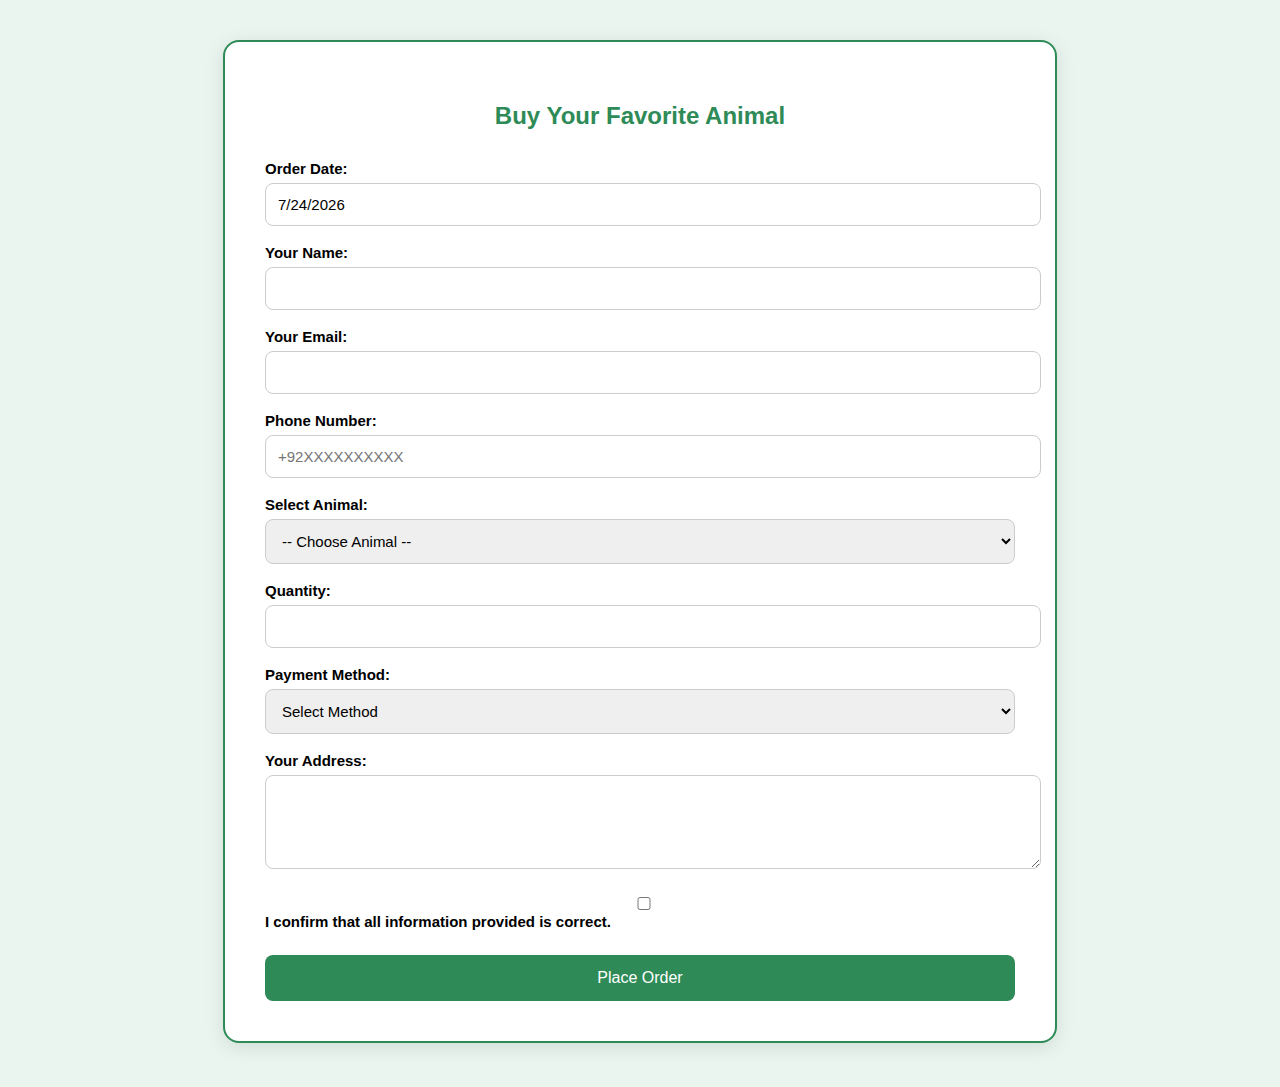
<file: buy.html>
<!DOCTYPE html>
<html lang="en">
<head>
  <meta charset="UTF-8" />
  <title>Buy Animal</title>
  <style>
    body {
      font-family: 'Segoe UI', sans-serif;
      background-color: #e9f5ee;
      display: flex;
      justify-content: center;
      padding: 40px 20px;
      margin: 0;
    }

    .buy-form-container {
      background: #ffffff;
      padding: 40px;
      border-radius: 16px;
      box-shadow: 0 4px 20px rgba(0, 0, 0, 0.1);
      width: 100%;
      max-width: 750px;
      border: 2px solid #2e8b57;
    }

    h2 {
      text-align: center;
      color: #2e8b57;
      margin-bottom: 30px;
    }

    .buy-form label {
      display: block;
      margin-top: 18px;
      font-weight: bold;
      font-size: 15px;
    }

    .buy-form input,
    .buy-form textarea,
    .buy-form select {
      width: 100%;
      padding: 12px;
      margin-top: 6px;
      border: 1px solid #ccc;
      border-radius: 8px;
      font-size: 15px;
    }

    .buy-form button {
      margin-top: 25px;
      width: 100%;
      padding: 14px;
      background-color: #2e8b57;
      color: white;
      border: none;
      border-radius: 8px;
      font-size: 16px;
      cursor: pointer;
    }

    .buy-form button:hover {
      background-color: #1e6b40;
    }

    .confirmation {
      margin-top: 35px;
      background-color: #f0fff4;
      padding: 25px;
      border-left: 6px solid #2e8b57;
      border-radius: 10px;
      display: none;
    }

    .confirmation h3 {
      margin-top: 0;
      color: #2e8b57;
    }

    .payment-link {
      margin-top: 20px;
      display: inline-block;
      background-color: #ff9800;
      color: white;
      padding: 10px 20px;
      border-radius: 6px;
      text-decoration: none;
    }

    .payment-link:hover {
      background-color: #e68900;
    }

    /* 🔁 Return notice style */
    .return-box {
      display: none;
      margin-top: 30px;
      background-color: #fff3cd;
      border-left: 6px solid #ffc107;
      padding: 20px;
      border-radius: 10px;
    }

    .return-box h3 {
      color: #856404;
      margin-top: 0;
    }

    .return-link {
      display: inline-block;
      margin-top: 10px;
      padding: 10px 20px;
      background-color: #dc3545;
      color: white;
      text-decoration: none;
      border-radius: 6px;
    }

    .return-link:hover {
      background-color: #bb2d3b;
    }
  </style>
</head>
<body>
  <div class="buy-form-container">
    <h2>Buy Your Favorite Animal</h2>

    <form id="buyForm" class="buy-form">
      <label for="date">Order Date:</label>
      <input type="text" id="date" readonly />

      <label for="name">Your Name:</label>
      <input type="text" id="name" required />

      <label for="email">Your Email:</label>
      <input type="email" id="email" required />

      <label for="phone">Phone Number:</label>
      <input type="tel" id="phone" placeholder="+92XXXXXXXXXX" required />

      <label for="animal">Select Animal:</label>
      <select id="animal" required>
        <option value="">-- Choose Animal --</option>
        <option value="Lion">Lion</option>
        <option value="Elephant">Elephant</option>
        <option value="Zebra">Zebra</option>
        <option value="Parrot">Parrot</option>
        <option value="Peacock">Peacock</option>
        <option value="Bear">Bear</option>
        <option value="Deer">Deer</option>
        <option value="Giraffe">Giraffe</option>
        <option value="Fox">Fox</option>
        <option value="Monkey">Monkey</option>
        <option value="Wolf">Wolf</option>
        <option value="Rabbit">Rabbit</option>
        <option value="Cheetah">Cheetah</option>
        <option value="Tiger">Tiger</option>
        <option value="Horse">Horse</option>
        <option value="Camel">Camel</option>
        <option value="Crocodile">Crocodile</option>
        <option value="Flamingo">Flamingo</option>
        <option value="Kangaroo">Kangaroo</option>
        <option value="Penguin">Penguin</option>
        <option value="Turtle">Turtle</option>
        <option value="Panda">Panda</option>
        <option value="Snake">Snake</option>
        <option value="Owl">Owl</option>
        <option value="Sheep">Sheep</option>
        <option value="Cow">Cow</option>
        <option value="Dog">Dog</option>
      </select>

      <label for="quantity">Quantity:</label>
      <input type="number" id="quantity" min="1" required />

      <label for="payment">Payment Method:</label>
      <select id="payment" required>
        <option value="">Select Method</option>
        <option value="Cash on Delivery">Cash on Delivery</option>
        <option value="Credit Card">Credit Card</option>
        <option value="EasyPaisa">EasyPaisa</option>
        <option value="JazzCash">JazzCash</option>
      </select>

      <label for="address">Your Address:</label>
      <textarea id="address" rows="4" required></textarea>

      <label>
        <input type="checkbox" required />
        I confirm that all information provided is correct.
      </label>

      <button type="submit">Place Order</button>
    </form>

    <div class="confirmation" id="confirmationBox">
      <h3>✅ Order Successfully Placed!</h3>
      <p><strong>Order ID:</strong> <span id="orderId"></span></p>
      <p><strong>Date:</strong> <span id="orderDate"></span></p>
      <p><strong>Customer:</strong> <span id="confirmName"></span> (<span id="confirmEmail"></span>)</p>
      <p><strong>Phone:</strong> <span id="confirmPhone"></span></p>
      <p><strong>Animal:</strong> <span id="confirmAnimal"></span> × <span id="confirmQty"></span></p>
      <p><strong>Total Price:</strong> $<span id="confirmPrice"></span></p>
      <p><strong>Payment Method:</strong> <span id="confirmPayment"></span></p>
      <p><strong>Address:</strong> <span id="confirmAddress"></span></p>

      <a href="https://example.com/payment" target="_blank" class="payment-link">Proceed to Payment</a>
    </div>

    <!-- 🔁 Return Notification Box -->
    <div class="return-box" id="returnBox">
      <h3>🔔 Important Notice</h3>
      <p>You can return the animal if you have an <strong>authentic reason</strong>. Refund will be provided.</p>
      <a href="return.html" class="return-link">Return Animal</a>
    </div>

  </div>

  <script>
    const today = new Date().toLocaleDateString();
    document.getElementById("date").value = today;

    const animalPrices = {
      "Lion": 1500, "Elephant": 2000, "Zebra": 1000, "Parrot": 800,
      "Peacock": 1200, "Bear": 2100, "Deer": 700, "Giraffe": 1700,
      "Fox": 950, "Monkey": 900, "Wolf": 1700, "Rabbit": 200,
      "Cheetah": 1900, "Tiger": 1800, "Horse": 1500, "Camel": 1000,
      "Crocodile": 1400, "Flamingo": 1100, "Kangaroo": 1300,
      "Penguin": 1600, "Turtle": 600, "Panda": 2500, "Snake": 800,
      "Owl": 600, "Sheep": 600, "Cow": 1000, "Dog": 800
    };

    document.getElementById("buyForm").addEventListener("submit", function (e) {
      e.preventDefault();

      const name = document.getElementById("name").value;
      const email = document.getElementById("email").value;
      const phone = document.getElementById("phone").value;
      const animal = document.getElementById("animal").value;
      const quantity = parseInt(document.getElementById("quantity").value);
      const payment = document.getElementById("payment").value;
      const address = document.getElementById("address").value;
      const orderId = "ZOO" + Math.floor(Math.random() * 100000);

      const unitPrice = animalPrices[animal] || 0;
      const totalPrice = unitPrice * quantity;

      document.getElementById("orderId").innerText = orderId;
      document.getElementById("orderDate").innerText = today;
      document.getElementById("confirmName").innerText = name;
      document.getElementById("confirmEmail").innerText = email;
      document.getElementById("confirmPhone").innerText = phone;
      document.getElementById("confirmAnimal").innerText = animal;
      document.getElementById("confirmQty").innerText = quantity;
      document.getElementById("confirmPayment").innerText = payment;
      document.getElementById("confirmAddress").innerText = address;
      document.getElementById("confirmPrice").innerText = totalPrice;

      document.getElementById("confirmationBox").style.display = "block";
      document.getElementById("returnBox").style.display = "block"; // 👈 Show return option

      document.getElementById("buyForm").reset();
      document.getElementById("date").value = today;
    });
  </script>
</body>
</html>
</file>
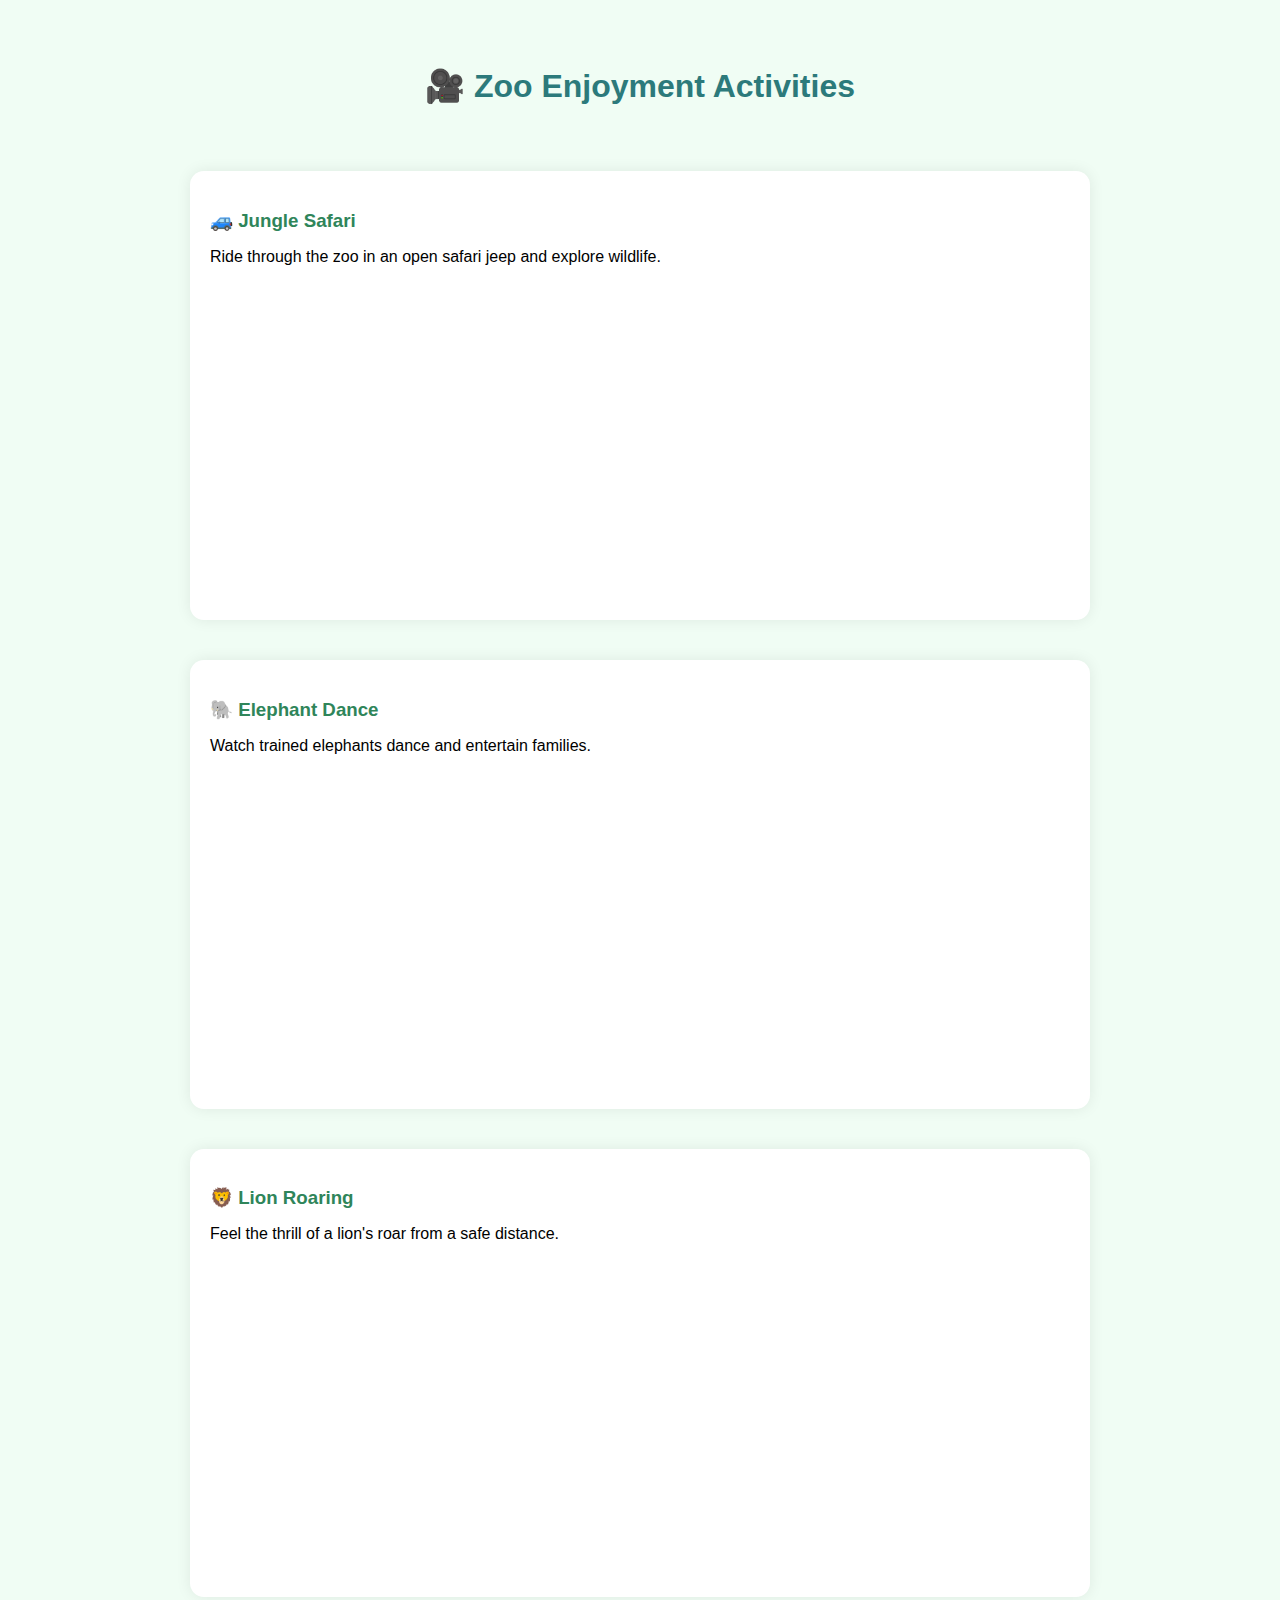
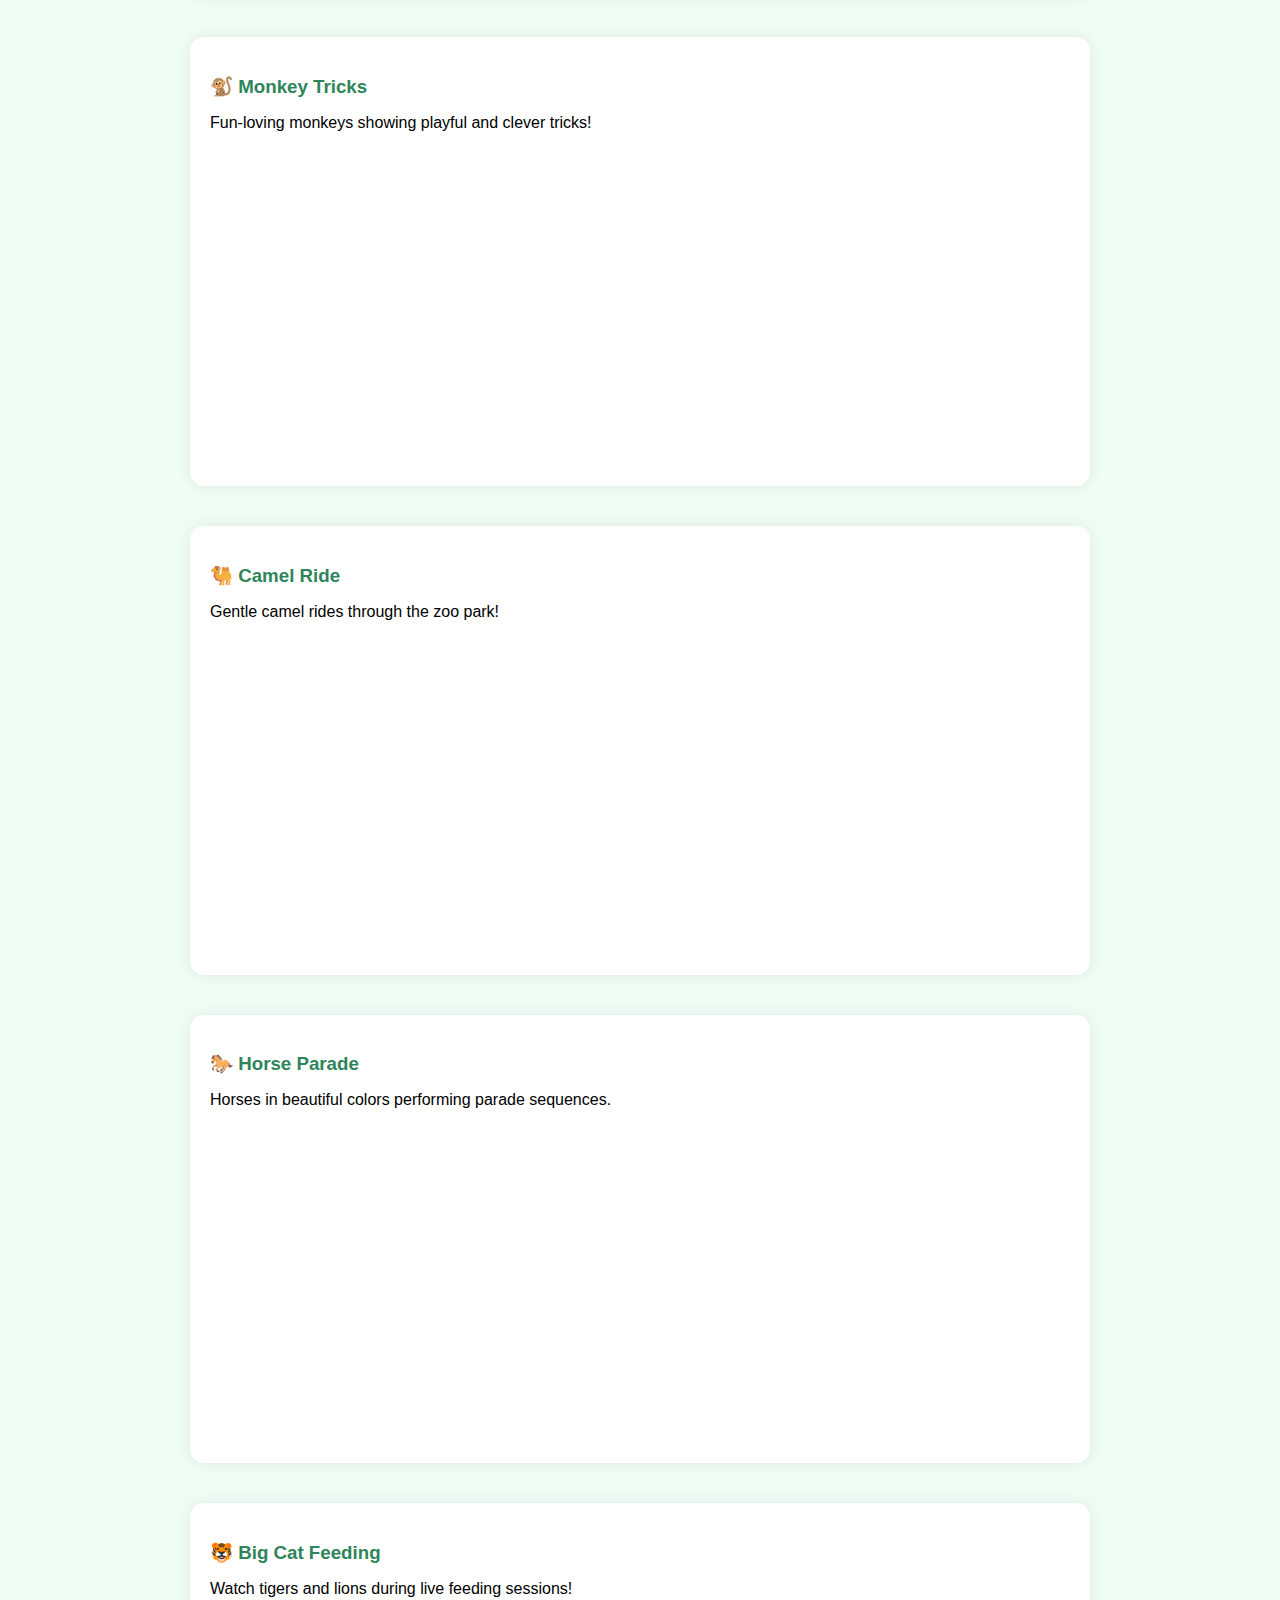
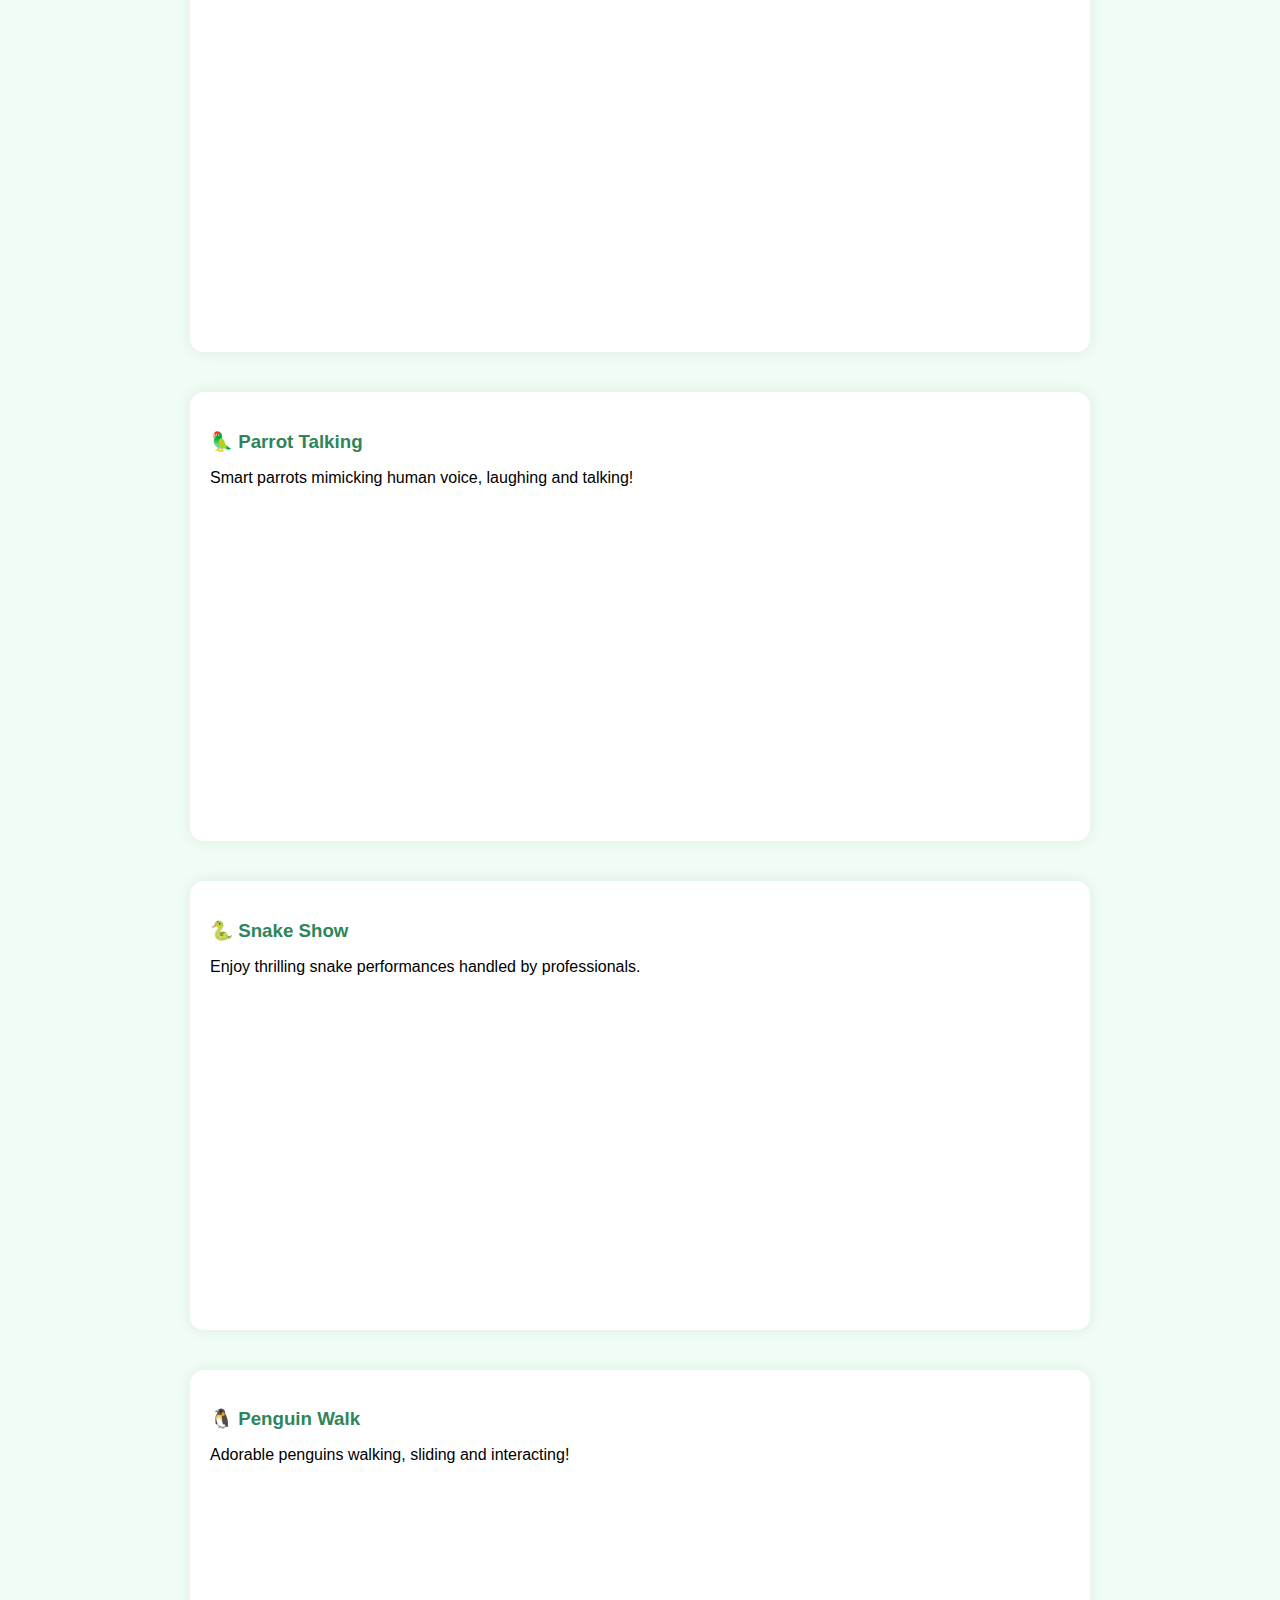
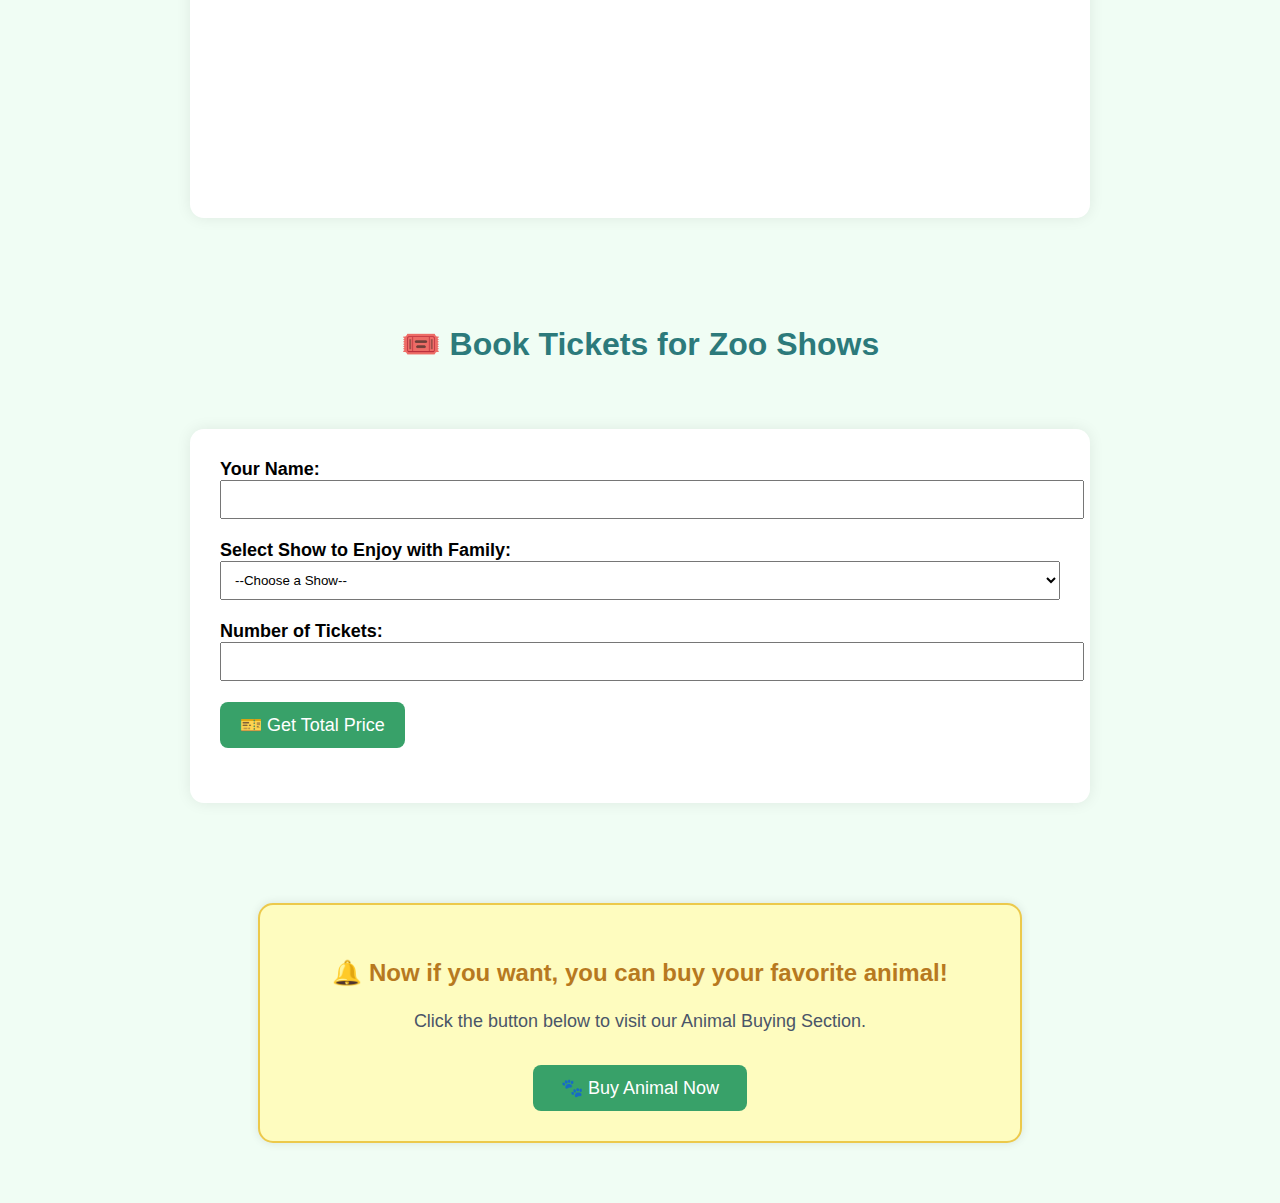
<file: Enjoy.html>
<!DOCTYPE html>
<html lang="en">
<head>
  <meta charset="UTF-8">
  <title>Zoo Enjoyment Activities</title>
  <style>
    body {
      font-family: 'Segoe UI', sans-serif;
      background-color: #f0fdf4;
      margin: 0;
      padding: 0;
    }

    h2 {
      text-align: center;
      color: #2c7a7b;
      font-size: 32px;
      padding-top: 40px;
    }

    .activity-section {
      max-width: 900px;
      margin: auto;
      padding: 40px 20px;
      display: grid;
      grid-template-columns: 1fr;
      gap: 40px;
    }

    .activity-box {
      background-color: white;
      padding: 20px;
      border-radius: 14px;
      box-shadow: 0 0 15px rgba(0,0,0,0.08);
    }

    .activity-box h3 {
      color: #2f855a;
      margin-bottom: 10px;
    }

    .activity-box p {
      margin-bottom: 15px;
    }

    iframe {
      width: 100%;
      height: 315px;
      border-radius: 10px;
      border: none;
    }
  </style>
</head>
<body>

  <h2>🎥 Zoo Enjoyment Activities</h2>

  <div class="activity-section">
    <div class="activity-box">
      <h3>🚙 Jungle Safari</h3>
      <p>Ride through the zoo in an open safari jeep and explore wildlife.</p>
      <iframe id="safari" data-src="https://www.youtube.com/embed/boLAiwOZ2rw" allowfullscreen></iframe>
    </div>

    <div class="activity-box">
      <h3>🐘 Elephant Dance</h3>
      <p>Watch trained elephants dance and entertain families.</p>
      <iframe id="elephant" data-src="https://www.youtube.com/embed/MLnfCNeDZEw" allowfullscreen></iframe>
    </div>

    <div class="activity-box">
      <h3>🦁 Lion Roaring</h3>
      <p>Feel the thrill of a lion's roar from a safe distance.</p>
      <iframe id="lion" data-src="https://www.youtube.com/embed/_t1B7TSQrxE" allowfullscreen></iframe>
    </div>

    <div class="activity-box">
      <h3>🐒 Monkey Tricks</h3>
      <p>Fun-loving monkeys showing playful and clever tricks!</p>
      <iframe id="monkey" data-src="https://www.youtube.com/embed/pJ1DVVNTTLk" allowfullscreen></iframe>
    </div>

    <div class="activity-box">
      <h3>🐫 Camel Ride</h3>
      <p>Gentle camel rides through the zoo park!</p>
      <iframe id="camel" data-src="https://www.youtube.com/embed/xPl1SHYxeMc" allowfullscreen></iframe>
    </div>

    <div class="activity-box">
      <h3>🐎 Horse Parade</h3>
      <p>Horses in beautiful colors performing parade sequences.</p>
      <iframe id="horse" data-src="https://www.youtube.com/embed/aMlxHUImXZU" allowfullscreen></iframe>
    </div>

    <div class="activity-box">
      <h3>🐯 Big Cat Feeding</h3>
      <p>Watch tigers and lions during live feeding sessions!</p>
      <iframe id="tiger" data-src="https://www.youtube.com/embed/YSUidixe4t8" allowfullscreen></iframe>
    </div>

    <div class="activity-box">
      <h3>🦜 Parrot Talking</h3>
      <p>Smart parrots mimicking human voice, laughing and talking!</p>
      <iframe id="parrot" data-src="https://www.youtube.com/embed/N0sEj6Dn2tA" allowfullscreen></iframe>
    </div>

    <div class="activity-box">
      <h3>🐍 Snake Show</h3>
      <p>Enjoy thrilling snake performances handled by professionals.</p>
      <iframe id="snake" data-src="https://www.youtube.com/embed/hNE0JaC3kRY" allowfullscreen></iframe>
    </div>

    <div class="activity-box">
      <h3>🐧 Penguin Walk</h3>
      <p>Adorable penguins walking, sliding and interacting!</p>
      <iframe id="penguin" data-src="https://www.youtube.com/embed/CVQ4eE6mKeo" allowfullscreen></iframe>
    </div>
  </div>

  <h2>🎟️ Book Tickets for Zoo Shows</h2>

  <div class="activity-section">
    <div class="activity-box" style="padding: 30px; font-size: 18px;">
      <form id="ticketForm" onsubmit="calculateTotal(event)">
        <label for="visitorName"><strong>Your Name:</strong></label><br>
        <input type="text" id="visitorName" name="visitorName" required style="width: 100%; padding: 10px;"><br><br>

        <label for="show"><strong>Select Show to Enjoy with Family:</strong></label><br>
        <select id="show" name="show" onchange="updatePrice()" required style="width: 100%; padding: 10px;">
          <option value="">--Choose a Show--</option>
          <option value="safari" data-price="300">🚙 Jungle Safari - Rs. 300</option>
          <option value="elephant" data-price="250">🐘 Elephant Dance - Rs. 250</option>
          <option value="lion" data-price="200">🦁 Lion Roaring - Rs. 200</option>
          <option value="monkey" data-price="180">🐒 Monkey Tricks - Rs. 180</option>
          <option value="camel" data-price="220">🐫 Camel Ride - Rs. 220</option>
          <option value="horse" data-price="200">🐎 Horse Parade - Rs. 200</option>
          <option value="tiger" data-price="240">🐯 Big Cat Feeding - Rs. 240</option>
          <option value="parrot" data-price="150">🦜 Parrot Talking - Rs. 150</option>
          <option value="snake" data-price="170">🐍 Snake Show - Rs. 170</option>
          <option value="penguin" data-price="160">🐧 Penguin Walk - Rs. 160</option>
        </select><br><br>

        <label for="quantity"><strong>Number of Tickets:</strong></label><br>
        <input type="number" id="quantity" name="quantity" min="1" required style="width: 100%; padding: 10px;"><br><br>

        <button type="submit" style="background-color: #38a169; color: white; padding: 12px 20px; font-size: 18px; border: none; border-radius: 8px; cursor: pointer;">🎫 Get Total Price</button>
      </form>

      <div id="receipt" style="margin-top: 25px; font-size: 18px; font-weight: bold;"></div>
    </div>
  </div>

  <script>
    window.onload = function () {
      const iframes = document.querySelectorAll("iframe");
      iframes.forEach(iframe => {
        iframe.src = ""; // Disable all videos at first load
      });
    };

    function updatePrice() {
      const showSelect = document.getElementById("show");
      const selectedValue = showSelect.value;

      const iframes = document.querySelectorAll("iframe");
      iframes.forEach(iframe => {
        iframe.src = ""; // clear all
      });

      if (selectedValue) {
        const selectedIframe = document.getElementById(selectedValue);
        if (selectedIframe) {
          const actualSrc = selectedIframe.getAttribute("data-src");
          selectedIframe.src = actualSrc;
        }
      }
    }

    function calculateTotal(event) {
      event.preventDefault();
      const name = document.getElementById('visitorName').value;
      const showSelect = document.getElementById('show');
      const selectedOption = showSelect.options[showSelect.selectedIndex];
      const price = parseInt(selectedOption.getAttribute('data-price'));
      const quantity = parseInt(document.getElementById('quantity').value);
      const total = price * quantity;

      document.getElementById('receipt').innerHTML = `
        ✅ Thank you, <strong>${name}</strong>!<br>
        🎭 <strong>Show Selected:</strong> ${selectedOption.text}<br>
        👨‍👩‍👧‍👦 <strong>Tickets:</strong> ${quantity}<br>
        💰 <strong>Total Price:</strong> Rs. ${total}
      `;
    }
  </script>

  <div style="margin: 60px auto; max-width: 700px; text-align: center; background-color: #fefcbf; padding: 30px; border: 2px solid #ecc94b; border-radius: 15px; box-shadow: 0 0 10px rgba(0,0,0,0.1);">
    <h3 style="color: #b7791f; font-size: 24px;">🔔 Now if you want, you can buy your favorite animal!</h3>
    <p style="font-size: 18px; color: #4a5568;">Click the button below to visit our Animal Buying Section.</p>
    
    <a href="animals.html" style="text-decoration: none;">
      <button style="
        background-color: #38a169;
        color: white;
        font-size: 18px;
        padding: 12px 28px;
        border: none;
        border-radius: 8px;
        cursor: pointer;
        margin-top: 15px;
      ">🐾 Buy Animal Now</button>
    </a>
  </div>

</body>
</html>
</file>
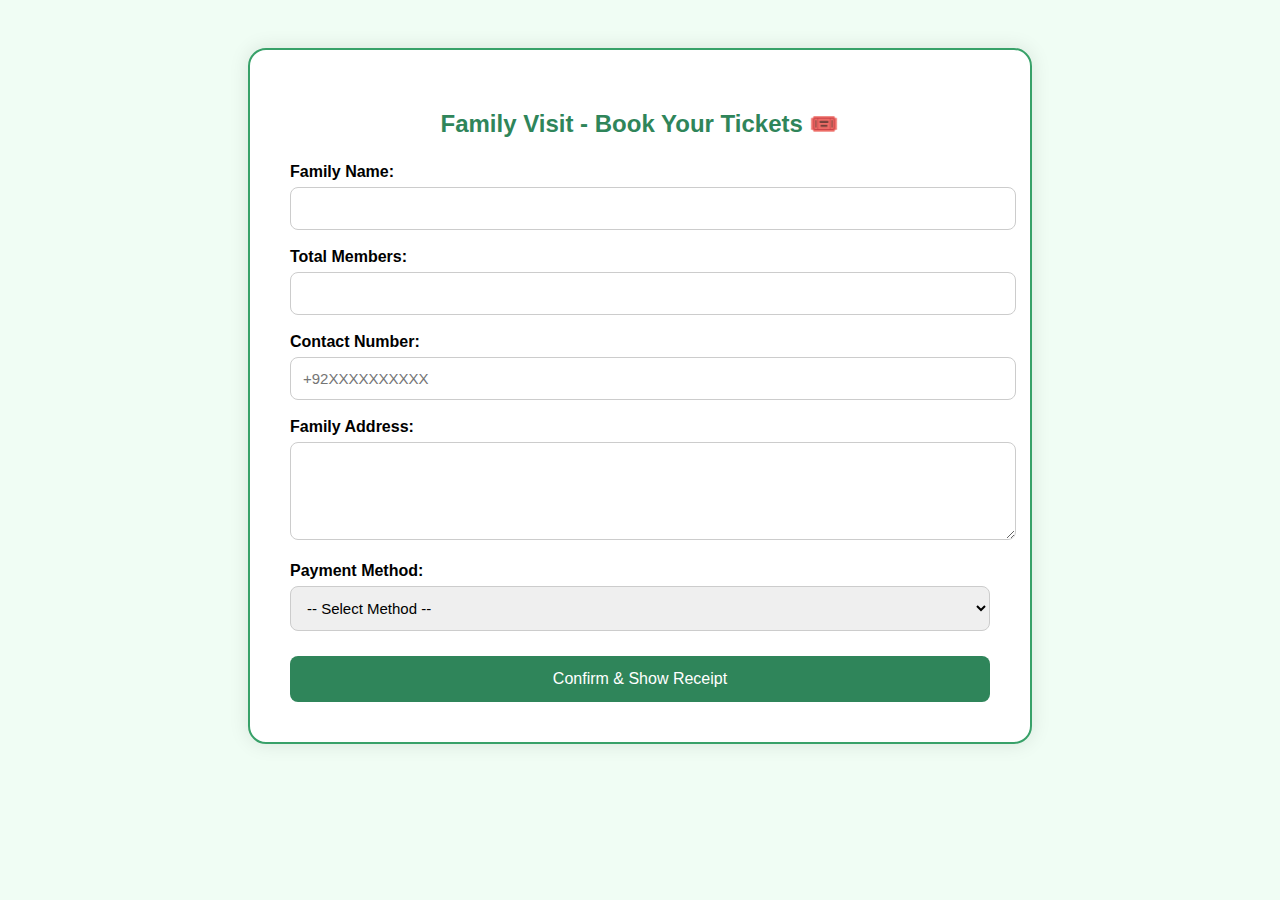
<file: families.html>
<!DOCTYPE html>
<html lang="en">
<head>
  <meta charset="UTF-8" />
  <title>Zoo Family Visit Booking</title>
  <style>
    body {
      font-family: 'Segoe UI', sans-serif;
      background-color: #f0fdf4;
      display: flex;
      justify-content: center;
      padding: 40px;
    }

    .visit-form-container {
      background: white;
      padding: 40px;
      border-radius: 18px;
      box-shadow: 0 0 20px rgba(0,0,0,0.1);
      width: 100%;
      max-width: 700px;
      border: 2px solid #38a169;
    }

    h2 {
      text-align: center;
      color: #2f855a;
      margin-bottom: 25px;
    }

    label {
      font-weight: bold;
      margin-top: 18px;
      display: block;
    }

    input, textarea, select {
      width: 100%;
      padding: 12px;
      margin-top: 6px;
      border-radius: 8px;
      border: 1px solid #ccc;
      font-size: 15px;
    }

    .submit-btn {
      margin-top: 25px;
      width: 100%;
      padding: 14px;
      background-color: #2f855a;
      color: white;
      font-size: 16px;
      border: none;
      border-radius: 8px;
      cursor: pointer;
    }

    .submit-btn:hover {
      background-color: #276749;
    }

    .confirmation {
      margin-top: 30px;
      background-color: #e6fffa;
      padding: 25px;
      border-left: 6px solid #2f855a;
      border-radius: 10px;
      display: none;
    }

    .confirmation h3 {
      color: #2f855a;
      margin-top: 0;
    }

    .payment-link {
      display: inline-block;
      margin-top: 15px;
      padding: 10px 20px;
      background-color: #f59e0b;
      color: white;
      text-decoration: none;
      border-radius: 6px;
    }

    .payment-link:hover {
      background-color: #d97706;
    }

    .pay-instructions {
      margin-top: 20px;
      padding: 20px;
      background-color: #fffbe6;
      border: 1px dashed #d4a017;
      border-radius: 8px;
    }

    .pay-instructions strong {
      display: block;
      margin-bottom: 10px;
    }
  </style>
</head>
<body>

<div class="visit-form-container">
  <h2>Family Visit - Book Your Tickets 🎟️</h2>

  <form id="visitForm">
    <label for="name">Family Name:</label>
    <input type="text" id="name" required>

    <label for="members">Total Members:</label>
    <input type="number" id="members" min="1" required>

    <label for="contact">Contact Number:</label>
    <input type="tel" id="contact" placeholder="+92XXXXXXXXXX" required>

    <label for="address">Family Address:</label>
    <textarea id="address" rows="4" required></textarea>

    <label for="payment">Payment Method:</label>
    <select id="payment" required>
      <option value="">-- Select Method --</option>
      <option value="EasyPaisa">EasyPaisa</option>
      <option value="JazzCash">JazzCash</option>
      <option value="Bank Transfer">Bank Transfer</option>
      <option value="Cash at Gate">Cash at Gate</option>
    </select>

    <button class="submit-btn" type="submit">Confirm & Show Receipt</button>
  </form>

  <div class="confirmation" id="confirmationBox">
    <h3>✅ Ticket Confirmed!</h3>
    <p><strong>Family:</strong> <span id="cname"></span></p>
    <p><strong>Members:</strong> <span id="cmembers"></span></p>
    <p><strong>Contact:</strong> <span id="ccontact"></span></p>
    <p><strong>Address:</strong> <span id="caddress"></span></p>
    <p><strong>Payment Method:</strong> <span id="cpayment"></span></p>
    <p><strong>Total Ticket Price:</strong> Rs. <span id="ctotal"></span></p>
    
    <div class="pay-instructions" id="paymentDetails"></div>

    <a href="#" target="_blank" class="payment-link">Proceed to Payment</a>
  </div>
</div>

<!-- 🎬 Enjoy Now Floating Notification -->
<div id="showNotification" style="
  position: fixed;
  bottom: 20px;
  right: 20px;
  background-color: #d1fae5;
  border: 2px solid #10b981;
  padding: 16px 20px;
  border-radius: 12px;
  box-shadow: 0 0 12px rgba(0,0,0,0.1);
  z-index: 1000;
  max-width: 280px;
  font-family: 'Segoe UI', sans-serif;
  text-align: left;
  font-size: 14px;
  display: none;
">
  <strong style="color: #065f46;">🎉 Now you can enjoy different shows!</strong>
  <p style="color: #047857; margin: 8px 0 10px;">
    Click below to explore all fun activities in the zoo.
  </p>

  <a href="enjoy.html" style="text-decoration: none;">
    <button style="
      background-color: #059669;
      color: white;
      border: none;
      padding: 10px 14px;
      font-size: 14px;
      border-radius: 6px;
      cursor: pointer;
      width: 100%;
    ">
      🎬 Enjoy Now
    </button>
  </a>
</div>

<!-- ✅ JavaScript Code -->
<script>
  document.getElementById("visitForm").addEventListener("submit", function(e) {
    e.preventDefault();

    const name = document.getElementById("name").value;
    const members = parseInt(document.getElementById("members").value);
    const contact = document.getElementById("contact").value;
    const address = document.getElementById("address").value;
    const payment = document.getElementById("payment").value;

    const total = members * 200;

    // Fill confirmation
    document.getElementById("cname").innerText = name;
    document.getElementById("cmembers").innerText = members;
    document.getElementById("ccontact").innerText = contact;
    document.getElementById("caddress").innerText = address;
    document.getElementById("cpayment").innerText = payment;
    document.getElementById("ctotal").innerText = total;

    // Payment info
    const payBox = document.getElementById("paymentDetails");
    let info = `
      <strong>Thanks for your booking!</strong>
      <p>You can pay Rs. ${total} through any of the following methods:</p>
      <ul>
        <li><strong>JazzCash:</strong> 0300-1234567</li>
        <li><strong>EasyPaisa:</strong> 0345-7654321</li>
        <li><strong>Bank Transfer:</strong> Meezan Bank, Acc# 123456789</li>
      </ul>
      <p>After payment, send receipt to <strong>booking@myzoo.com</strong></p>
      <p>If you selected <strong>Cash at Gate</strong>, please pay at the entry counter.</p>
    `;

    payBox.innerHTML = info;
    document.getElementById("confirmationBox").style.display = "block";

    // ✅ Show floating Enjoy Now notification
    document.getElementById("showNotification").style.display = "block";
  });
</script>

</body>
</html>
</file>
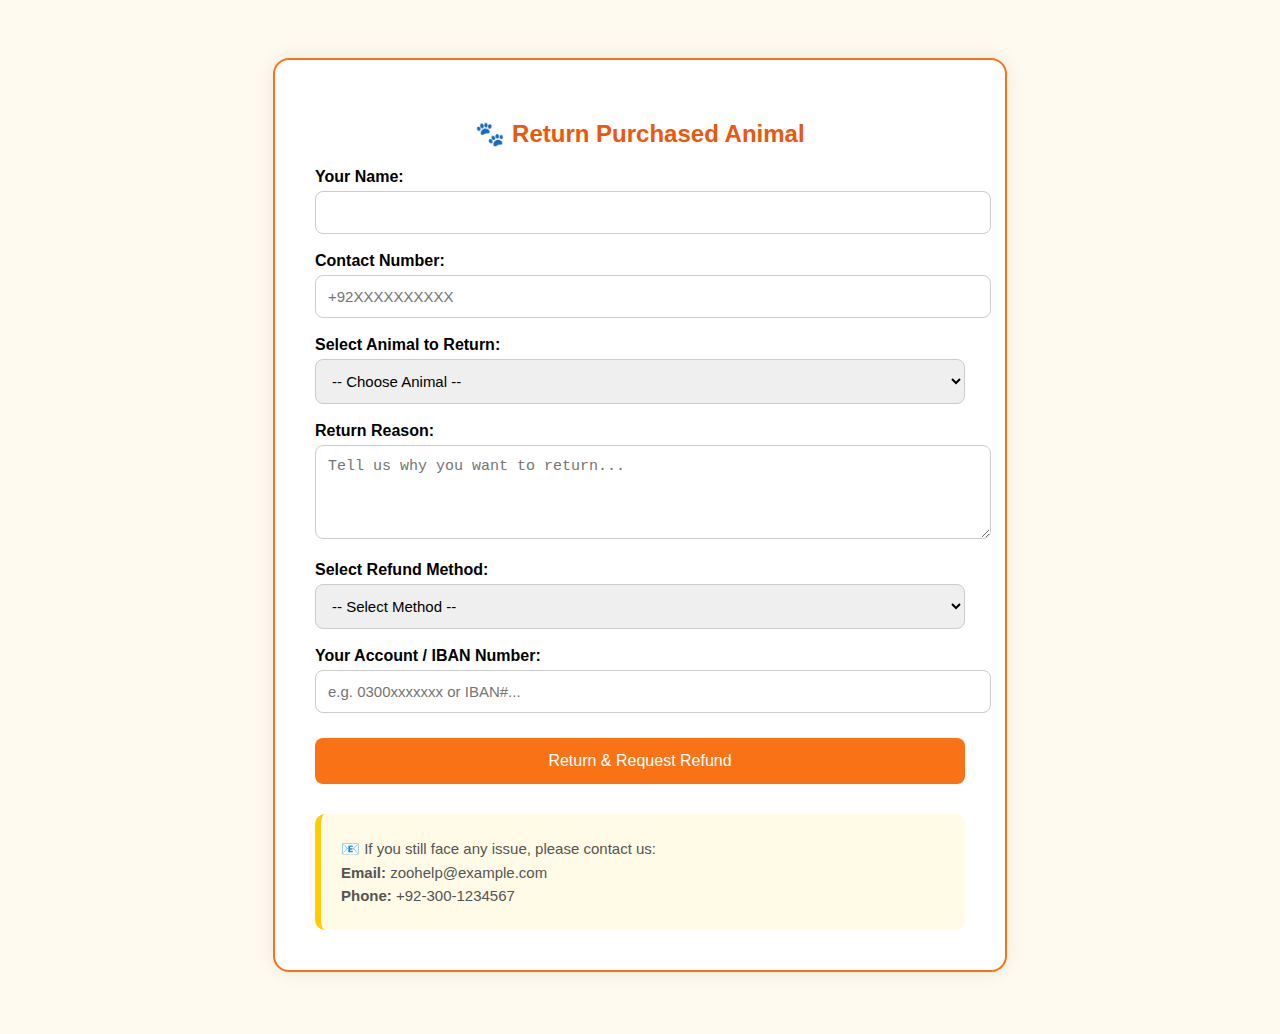
<file: Return.html>
<!DOCTYPE html>
<html lang="en">
<head>
  <meta charset="UTF-8" />
  <title>Return Purchased Animal</title>
  <style>
    body {
      font-family: 'Segoe UI', sans-serif;
      background-color: #fffaf0;
      padding: 50px;
      display: flex;
      justify-content: center;
    }

    .return-container {
      background: white;
      padding: 40px;
      border-radius: 16px;
      box-shadow: 0 0 20px rgba(0,0,0,0.08);
      max-width: 650px;
      width: 100%;
      border: 2px solid #f97316;
    }

    h2 {
      text-align: center;
      color: #ea580c;
    }

    label {
      display: block;
      margin-top: 18px;
      font-weight: bold;
    }

    input, select, textarea {
      width: 100%;
      padding: 12px;
      border-radius: 8px;
      border: 1px solid #ccc;
      margin-top: 5px;
      font-size: 15px;
    }

    .submit-btn {
      margin-top: 25px;
      width: 100%;
      padding: 14px;
      background-color: #f97316;
      color: white;
      border: none;
      border-radius: 8px;
      font-size: 16px;
      cursor: pointer;
    }

    .submit-btn:hover {
      background-color: #ea580c;
    }

    .return-message {
      margin-top: 25px;
      background-color: #fef3c7;
      padding: 20px;
      border-left: 6px solid #f59e0b;
      border-radius: 10px;
      display: none;
    }

    .return-message p {
      margin: 6px 0;
    }

    /* Contact Info */
    .contact-info {
      margin-top: 30px;
      background-color: #fffbe6;
      border-left: 6px solid #ffcc00;
      padding: 20px;
      border-radius: 10px;
      font-size: 15px;
    }

    .contact-info p {
      margin: 6px 0;
      color: #555;
    }
  </style>
</head>
<body>

  <div class="return-container">
    <h2>🐾 Return Purchased Animal</h2>
    <form id="returnForm">
      <label for="name">Your Name:</label>
      <input type="text" id="name" required>

      <label for="contact">Contact Number:</label>
      <input type="tel" id="contact" placeholder="+92XXXXXXXXXX" required>

      <label for="animal">Select Animal to Return:</label>
      <select id="animal" required>
        <option value="">-- Choose Animal --</option>
        <option>Lion</option>
        <option>Elephant</option>
        <option>Tiger</option>
        <option>Parrot</option>
        <option>Monkey</option>
        <option>Camel</option>
        <option>Horse</option>
        <option>Snake</option>
        <option>Penguin</option>
        <option>Peacock</option>
        <option>Turtle</option>
        <option>Cheetah</option>
        <option>Eagle</option>
        <option>Rabbit</option>
        <option>Cow</option>
        <option>Dolphine</option>
        <option>Rhinoceros</option>
        <option>Deer</option>
        <option>Sheep</option>
        <option>Wolf</option>
        <option>Bear</option>
        <option>Fox</option>
        <option>Dog</option>
        <option>Girrafe</option>
        <option>Zebra</option>
        <option>Panda</option>
        <option>Kangaroo</option>
        <option>Flamingo</option>
        <option>Crocodile</option>
         <option>Owl</option>
        
      </select>

      <label for="reason">Return Reason:</label>
      <textarea id="reason" rows="4" placeholder="Tell us why you want to return..." required></textarea>

      <label for="refundMethod">Select Refund Method:</label>
      <select id="refundMethod" required>
        <option value="">-- Select Method --</option>
        <option>JazzCash</option>
        <option>EasyPaisa</option>
        <option>Bank Transfer</option>
      </select>

      <label for="account">Your Account / IBAN Number:</label>
      <input type="text" id="account" placeholder="e.g. 0300xxxxxxx or IBAN#..." required>

      <button class="submit-btn" type="submit">Return & Request Refund</button>
    </form>

    <div class="return-message" id="returnMsg">
      <h3>✅ Return Request Submitted!</h3>
      <p><strong>Name:</strong> <span id="rname"></span></p>
      <p><strong>Animal Returned:</strong> <span id="ranimal"></span></p>
      <p><strong>Reason:</strong> <span id="rreason"></span></p>
      <p><strong>Refund via:</strong> <span id="rmethod"></span></p>
      <p><strong>Account Info:</strong> <span id="raccount"></span></p>
      <p><em>Refund will be processed within 3 to 5 working days.</em></p>
    </div>

    <!-- Contact Info -->
    <div class="contact-info">
      <p>📧 If you still face any issue, please contact us:</p>
      <p><strong>Email:</strong> zoohelp@example.com</p>
      <p><strong>Phone:</strong> +92-300-1234567</p>
    </div>
  </div>

  <script>
    document.getElementById("returnForm").addEventListener("submit", function(e) {
      e.preventDefault();

      const name = document.getElementById("name").value;
      const animal = document.getElementById("animal").value;
      const reason = document.getElementById("reason").value;
      const method = document.getElementById("refundMethod").value;
      const account = document.getElementById("account").value;

      document.getElementById("rname").innerText = name;
      document.getElementById("ranimal").innerText = animal;
      document.getElementById("rreason").innerText = reason;
      document.getElementById("rmethod").innerText = method;
      document.getElementById("raccount").innerText = account;

      document.getElementById("returnMsg").style.display = "block";
    });
  </script>

</body>
</html>
</file>
